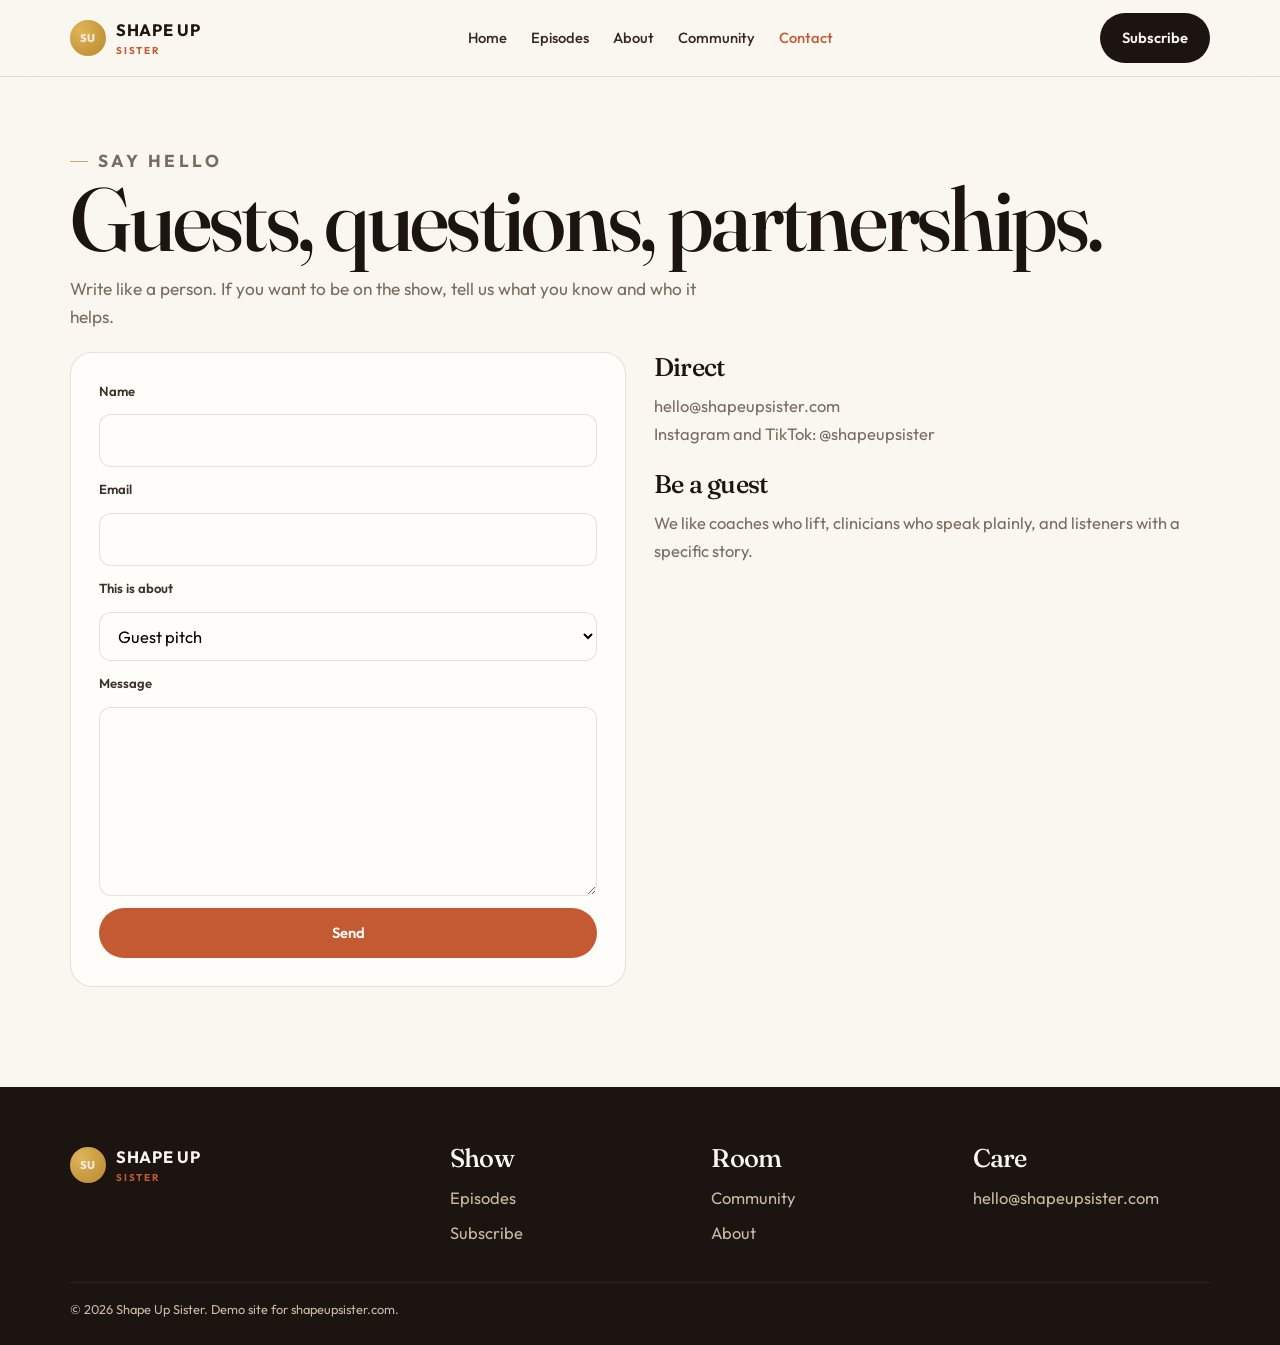
<file: contact.html>
<!DOCTYPE html>
<html lang="en">
<head>
  <meta charset="UTF-8" />
  <meta name="viewport" content="width=device-width, initial-scale=1" />
  <title>Contact — Shape Up Sister</title>
  <link rel="preconnect" href="https://fonts.googleapis.com" />
  <link rel="preconnect" href="https://fonts.gstatic.com" crossorigin />
  <link href="https://fonts.googleapis.com/css2?family=Fraunces:opsz,wght@9..144,500;9..144,600&family=Outfit:wght@400;500;600;700&display=swap" rel="stylesheet" />
  <link rel="stylesheet" href="css/styles.css" />
</head>
<body>
  <header class="site-header">
    <div class="container nav">
      <a class="brand" href="index.html"><span class="brand-mark">SU</span><span>SHAPE UP<small>SISTER</small></span></a>
      <nav class="nav-links">
        <a href="index.html">Home</a>
        <a href="episodes.html">Episodes</a>
        <a href="about.html">About</a>
        <a href="community.html">Community</a>
        <a class="active" href="contact.html">Contact</a>
      </nav>
      <div class="nav-cta">
        <a class="btn btn-primary" href="listen.html">Subscribe</a>
        <button class="menu-btn" aria-label="Menu"><span></span><span></span><span></span></button>
      </div>
    </div>
  </header>
  <section class="page-hero">
    <div class="container">
      <p class="eyebrow">Say hello</p>
      <h1>Guests, questions, partnerships.</h1>
      <p>Write like a person. If you want to be on the show, tell us what you know and who it helps.</p>
    </div>
  </section>
  <section style="padding-top:0">
    <div class="container grid-2">
      <form class="card stack" data-toast style="padding:28px">
        <label for="name">Name</label>
        <input id="name" required />
        <label for="email">Email</label>
        <input id="email" type="email" required />
        <label for="topic">This is about</label>
        <select id="topic">
          <option>Guest pitch</option>
          <option>Listener question</option>
          <option>Partnership</option>
          <option>Press</option>
          <option>Something else</option>
        </select>
        <label for="msg">Message</label>
        <textarea id="msg" rows="6" required></textarea>
        <button class="btn btn-rust" type="submit">Send</button>
      </form>
      <div>
        <h3>Direct</h3>
        <p style="color:var(--muted);margin:10px 0 22px">hello@shapeupsister.com<br />Instagram and TikTok: @shapeupsister</p>
        <h3>Be a guest</h3>
        <p style="color:var(--muted);margin:10px 0">We like coaches who lift, clinicians who speak plainly, and listeners with a specific story.</p>
      </div>
    </div>
  </section>
  <footer class="footer">
    <div class="container footer-grid">
      <div><a class="brand" href="index.html"><span class="brand-mark">SU</span><span>SHAPE UP<small>SISTER</small></span></a></div>
      <div><h3>Show</h3><ul><li><a href="episodes.html">Episodes</a></li><li><a href="listen.html">Subscribe</a></li></ul></div>
      <div><h3>Room</h3><ul><li><a href="community.html">Community</a></li><li><a href="about.html">About</a></li></ul></div>
      <div><h3>Care</h3><ul><li>hello@shapeupsister.com</li></ul></div>
    </div>
    <div class="container legal"><span>© 2026 Shape Up Sister. Demo site for shapeupsister.com.</span></div>
  </footer>
  <script src="js/main.js"></script>
</body>
</html>
</file>
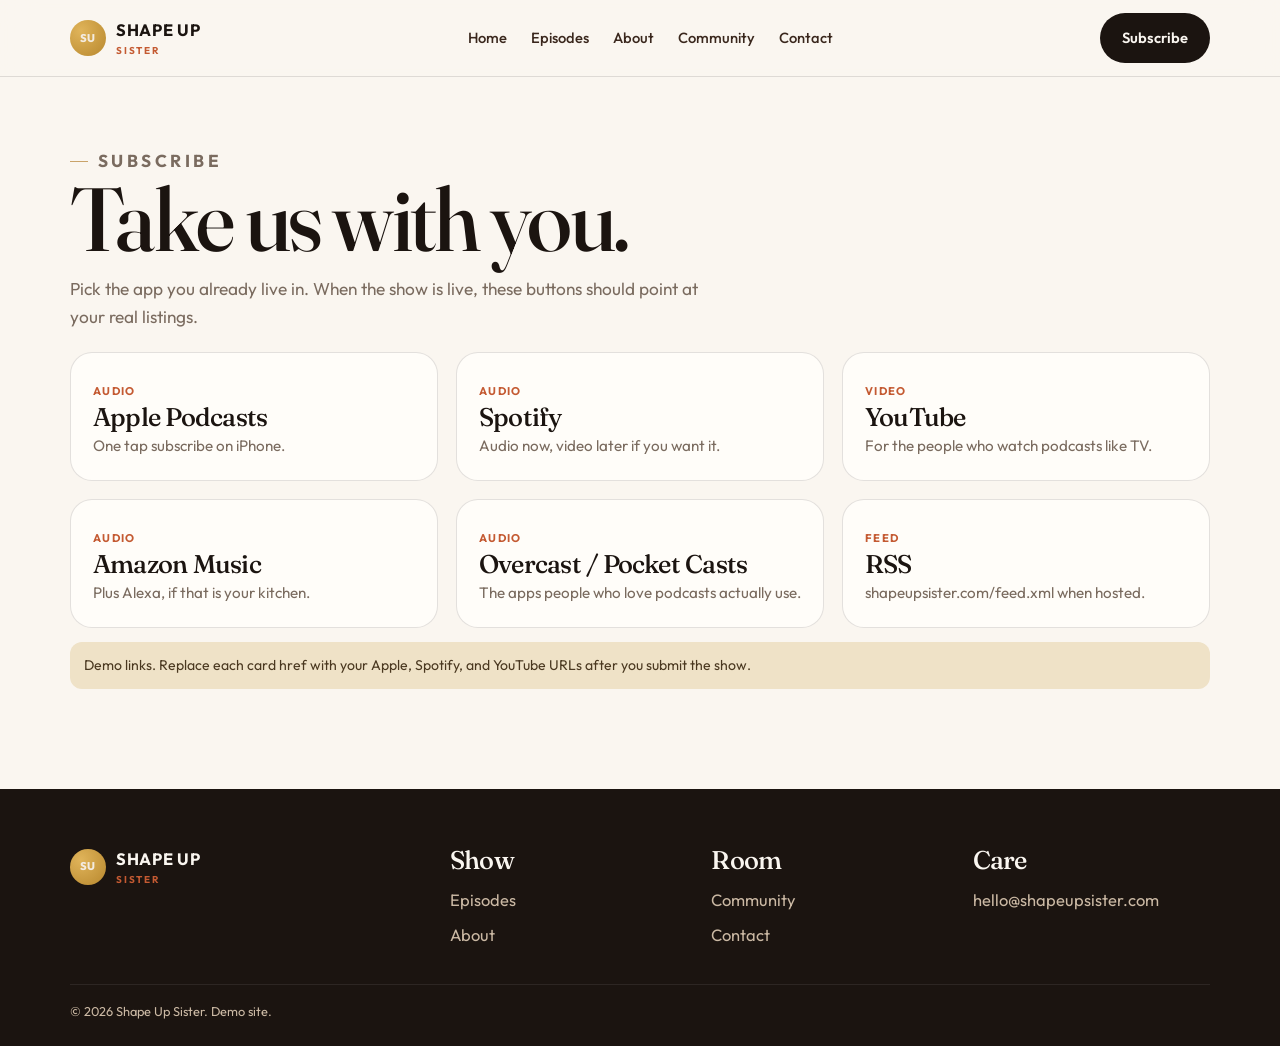
<file: listen.html>
<!DOCTYPE html>
<html lang="en">
<head>
  <meta charset="UTF-8" />
  <meta name="viewport" content="width=device-width, initial-scale=1" />
  <title>Listen — Shape Up Sister</title>
  <link rel="preconnect" href="https://fonts.googleapis.com" />
  <link rel="preconnect" href="https://fonts.gstatic.com" crossorigin />
  <link href="https://fonts.googleapis.com/css2?family=Fraunces:opsz,wght@9..144,500;9..144,600&family=Outfit:wght@400;500;600;700&display=swap" rel="stylesheet" />
  <link rel="stylesheet" href="css/styles.css" />
</head>
<body>
  <header class="site-header">
    <div class="container nav">
      <a class="brand" href="index.html"><span class="brand-mark">SU</span><span>SHAPE UP<small>SISTER</small></span></a>
      <nav class="nav-links">
        <a href="index.html">Home</a>
        <a href="episodes.html">Episodes</a>
        <a href="about.html">About</a>
        <a href="community.html">Community</a>
        <a href="contact.html">Contact</a>
      </nav>
      <div class="nav-cta">
        <a class="btn btn-primary" href="listen.html">Subscribe</a>
        <button class="menu-btn" aria-label="Menu"><span></span><span></span><span></span></button>
      </div>
    </div>
  </header>
  <section class="page-hero">
    <div class="container">
      <p class="eyebrow">Subscribe</p>
      <h1>Take us with you.</h1>
      <p>Pick the app you already live in. When the show is live, these buttons should point at your real listings.</p>
    </div>
  </section>
  <section style="padding-top:0">
    <div class="container grid-3">
      <a class="card" href="#apple"><div class="card-body"><span class="tag">Audio</span><h3>Apple Podcasts</h3><p>One tap subscribe on iPhone.</p></div></a>
      <a class="card" href="#spotify"><div class="card-body"><span class="tag">Audio</span><h3>Spotify</h3><p>Audio now, video later if you want it.</p></div></a>
      <a class="card" href="#youtube"><div class="card-body"><span class="tag">Video</span><h3>YouTube</h3><p>For the people who watch podcasts like TV.</p></div></a>
      <a class="card" href="#amazon"><div class="card-body"><span class="tag">Audio</span><h3>Amazon Music</h3><p>Plus Alexa, if that is your kitchen.</p></div></a>
      <a class="card" href="#overcast"><div class="card-body"><span class="tag">Audio</span><h3>Overcast / Pocket Casts</h3><p>The apps people who love podcasts actually use.</p></div></a>
      <a class="card" href="#rss"><div class="card-body"><span class="tag">Feed</span><h3>RSS</h3><p>shapeupsister.com/feed.xml when hosted.</p></div></a>
    </div>
    <div class="container"><p class="note">Demo links. Replace each card href with your Apple, Spotify, and YouTube URLs after you submit the show.</p></div>
  </section>
  <footer class="footer">
    <div class="container footer-grid">
      <div><a class="brand" href="index.html"><span class="brand-mark">SU</span><span>SHAPE UP<small>SISTER</small></span></a></div>
      <div><h3>Show</h3><ul><li><a href="episodes.html">Episodes</a></li><li><a href="about.html">About</a></li></ul></div>
      <div><h3>Room</h3><ul><li><a href="community.html">Community</a></li><li><a href="contact.html">Contact</a></li></ul></div>
      <div><h3>Care</h3><ul><li>hello@shapeupsister.com</li></ul></div>
    </div>
    <div class="container legal"><span>© 2026 Shape Up Sister. Demo site.</span></div>
  </footer>
  <script src="js/main.js"></script>
</body>
</html>
</file>
<file: css/styles.css>
:root {
  --ink: #1b1410;
  --espresso: #3a271d;
  --rust: #c45a32;
  --rust-deep: #9a3f20;
  --gold: #c9a36a;
  --cream: #f3ebe0;
  --paper: #faf6f0;
  --sand: #e5d4c0;
  --text: #3c322b;
  --muted: #7a6b5f;
  --line: rgba(27, 20, 16, 0.12);
  --white: #fffdf9;
  --shadow: 0 22px 50px rgba(27, 20, 16, 0.12);
  --max: 1140px;
  --header: 76px;
}
* { box-sizing: border-box; margin: 0; padding: 0; }
html { scroll-behavior: smooth; }
body {
  font-family: "Outfit", system-ui, sans-serif;
  background: var(--paper);
  color: var(--text);
  line-height: 1.65;
  font-size: 16.5px;
}
img { max-width: 100%; display: block; }
a { color: inherit; text-decoration: none; }
button, input, textarea, select { font: inherit; }
.container { width: min(var(--max), calc(100% - 40px)); margin: 0 auto; }
.wide { width: min(1280px, calc(100% - 40px)); margin: 0 auto; }

h1, h2, h3, .serif {
  font-family: "Fraunces", Georgia, serif;
  font-weight: 500;
  letter-spacing: -0.03em;
  color: var(--ink);
}
h1 { font-size: clamp(2.8rem, 7vw, 5.6rem); line-height: 0.95; }
h2 { font-size: clamp(2rem, 4vw, 3.3rem); line-height: 1.08; }
h3 { font-size: clamp(1.25rem, 2vw, 1.7rem); line-height: 1.2; }

.eyebrow {
  display: inline-flex; align-items: center; gap: 10px;
  font-size: 0.72rem; letter-spacing: 0.2em; text-transform: uppercase;
  font-weight: 700; color: var(--rust);
}
.eyebrow::before { content: ""; width: 18px; height: 1.5px; background: var(--gold); }

.btn {
  display: inline-flex; align-items: center; justify-content: center; gap: 8px;
  border: 0; cursor: pointer; border-radius: 999px;
  padding: 13px 22px; font-weight: 600; font-size: 0.92rem; transition: .22s ease;
}
.btn-primary { background: var(--ink); color: var(--paper); }
.btn-primary:hover { background: var(--rust); }
.btn-rust { background: var(--rust); color: #fff; }
.btn-rust:hover { background: var(--rust-deep); }
.btn-ghost { background: transparent; border: 1px solid var(--line); color: var(--ink); }
.btn-ghost:hover { border-color: var(--ink); background: var(--white); }
.btn-light { background: var(--paper); color: var(--ink); }

.site-header {
  position: sticky; top: 0; z-index: 40;
  background: rgba(250, 246, 240, 0.88);
  backdrop-filter: blur(16px);
  border-bottom: 1px solid var(--line);
}
.nav { height: var(--header); display: flex; align-items: center; justify-content: space-between; gap: 18px; }
.brand { display: flex; align-items: center; gap: 10px; font-weight: 700; letter-spacing: 0.04em; color: var(--ink); }
.brand small { display: block; font-size: 0.62rem; letter-spacing: 0.18em; color: var(--rust); font-weight: 700; }
.brand-mark {
  width: 36px; height: 36px; border-radius: 50%;
  background: radial-gradient(circle at 30% 30%, #e0b45a, #b8882e);
  display: grid; place-items: center; color: var(--cream); font-size: 0.7rem; font-weight: 800;
}
.nav-links { display: flex; gap: 24px; }
.nav-links a { font-size: 0.92rem; font-weight: 500; color: var(--espresso); }
.nav-links a:hover, .nav-links a.active { color: var(--rust); }
.nav-cta { display: flex; align-items: center; gap: 10px; }
.menu-btn {
  display: none; width: 42px; height: 42px; border-radius: 50%;
  border: 1px solid var(--line); background: transparent; cursor: pointer;
}
.menu-btn span { display: block; height: 1.5px; background: var(--ink); margin: 6px 10px; }

.hero { padding: 36px 0 10px; }
.hero-grid { display: grid; grid-template-columns: 1.05fr 0.95fr; gap: 36px; align-items: center; }
.lead { font-size: 1.15rem; color: var(--muted); max-width: 36rem; margin: 18px 0 26px; }
.hero-actions { display: flex; flex-wrap: wrap; gap: 10px; }
.who-line {
  margin-top: 28px; padding: 14px 16px; border-left: 3px solid var(--gold);
  color: var(--espresso); background: var(--cream); border-radius: 0 12px 12px 0;
}
.player {
  background: var(--ink); color: #eadfce; border-radius: 28px; padding: 22px;
  box-shadow: var(--shadow);
}
.player img { width: 100%; height: 280px; object-fit: cover; border-radius: 18px; margin-bottom: 16px; }
.player h3 { color: var(--paper); margin: 6px 0 8px; }
.player p { color: #cbb9a4; font-size: 0.92rem; }
.progress { height: 6px; background: rgba(255,255,255,0.12); border-radius: 99px; margin: 18px 0 10px; overflow: hidden; }
.progress span { display: block; width: 38%; height: 100%; background: var(--rust); }
.player-row { display: flex; justify-content: space-between; font-size: 0.78rem; color: #b9a58f; }
.controls { display: flex; align-items: center; justify-content: center; gap: 16px; margin-top: 16px; }
.controls button {
  width: 48px; height: 48px; border-radius: 50%; border: 0; cursor: pointer;
  background: rgba(255,255,255,0.08); color: var(--paper); font-size: 1rem;
}
.controls .play { width: 62px; height: 62px; background: var(--rust); font-size: 1.2rem; }

.platforms { display: flex; flex-wrap: wrap; gap: 8px; margin-top: 14px; }
.pill {
  border: 1px solid var(--line); border-radius: 999px; padding: 8px 14px;
  font-size: 0.82rem; font-weight: 600; background: var(--white);
}
.pill:hover { border-color: var(--ink); }

section { padding: 80px 0; }
.section-head { max-width: 640px; margin-bottom: 36px; }
.section-head p { margin-top: 12px; color: var(--muted); }

.grid-3 { display: grid; grid-template-columns: repeat(3, 1fr); gap: 18px; }
.grid-2 { display: grid; grid-template-columns: 1fr 1fr; gap: 28px; }
.card { background: var(--white); border: 1px solid var(--line); border-radius: 22px; overflow: hidden; }
.card img { width: 100%; height: 210px; object-fit: cover; }
.card-body { padding: 22px; }
.card-body p { color: var(--muted); font-size: 0.95rem; }
.meta { font-size: 0.78rem; color: var(--muted); margin: 6px 0 10px; }
.tag { font-size: 0.7rem; letter-spacing: 0.12em; text-transform: uppercase; color: var(--rust); font-weight: 700; }

.ep { display: grid; grid-template-columns: 180px 1fr auto; gap: 20px; align-items: center; padding: 18px; }
.ep img { width: 180px; height: 120px; object-fit: cover; border-radius: 14px; }
.ep-num { font-family: Fraunces, serif; color: var(--gold); font-size: 1.1rem; }

.filter-bar { display: flex; flex-wrap: wrap; gap: 8px; margin-bottom: 22px; }
.chip { border: 1px solid var(--line); background: transparent; border-radius: 999px; padding: 8px 14px; cursor: pointer; }
.chip.active, .chip:hover { background: var(--ink); color: var(--paper); border-color: var(--ink); }

.page-hero { padding: 56px 0 20px; }
.page-hero p { max-width: 640px; margin-top: 14px; color: var(--muted); font-size: 1.08rem; }

.band {
  background: var(--ink); color: #eadfce; border-radius: 28px; padding: 48px;
}
.band h2 { color: var(--paper); }
.quote {
  background: linear-gradient(180deg, rgba(27,20,16,.35), rgba(27,20,16,.78)), url("https://images.unsplash.com/photo-1517836357463-d25dfeac3438?auto=format&fit=crop&w=1600&q=80") center/cover;
  min-height: 360px; display: grid; place-items: center; text-align: center; color: #fff;
}
.quote blockquote {
  font-family: Fraunces, serif; font-size: clamp(1.6rem, 4vw, 2.8rem);
  line-height: 1.15; max-width: 780px; color: #fff;
}

form.stack { display: grid; gap: 12px; }
label { font-size: 0.82rem; font-weight: 600; }
input, textarea, select {
  width: 100%; padding: 12px 14px; border-radius: 12px;
  border: 1px solid var(--line); background: var(--white);
}
.note { background: #efe2c7; color: #4a3820; padding: 12px 14px; border-radius: 12px; font-size: 0.88rem; margin-top: 14px; }
.faq details { border-bottom: 1px solid var(--line); padding: 14px 0; }
.faq summary { cursor: pointer; font-weight: 600; color: var(--ink); list-style: none; }
.faq summary::-webkit-details-marker { display: none; }
.faq details p { margin-top: 8px; color: var(--muted); }

.footer { background: var(--ink); color: #cbb9a4; padding: 56px 0 24px; margin-top: 20px; }
.footer h3, .footer .brand { color: var(--paper); }
.footer-grid { display: grid; grid-template-columns: 1.5fr 1fr 1fr 1fr; gap: 24px; }
.footer ul { list-style: none; display: grid; gap: 8px; margin-top: 10px; }
.footer a:hover { color: var(--gold); }
.legal { margin-top: 36px; padding-top: 16px; border-top: 1px solid rgba(255,255,255,.08); font-size: 0.8rem; display: flex; justify-content: space-between; gap: 10px; flex-wrap: wrap; }

@media (max-width: 900px) {
  .nav-links { display: none; }
  .nav-links.open {
    display: flex; flex-direction: column; position: absolute; top: var(--header); left: 0; right: 0;
    background: var(--paper); padding: 16px 22px 22px; border-bottom: 1px solid var(--line);
  }
  .menu-btn { display: inline-block; }
  .hero-grid, .grid-3, .grid-2, .ep, .footer-grid { grid-template-columns: 1fr; }
  .ep img { width: 100%; height: 180px; }
  .band { padding: 28px 22px; }
  section { padding: 56px 0; }
}
</file>
